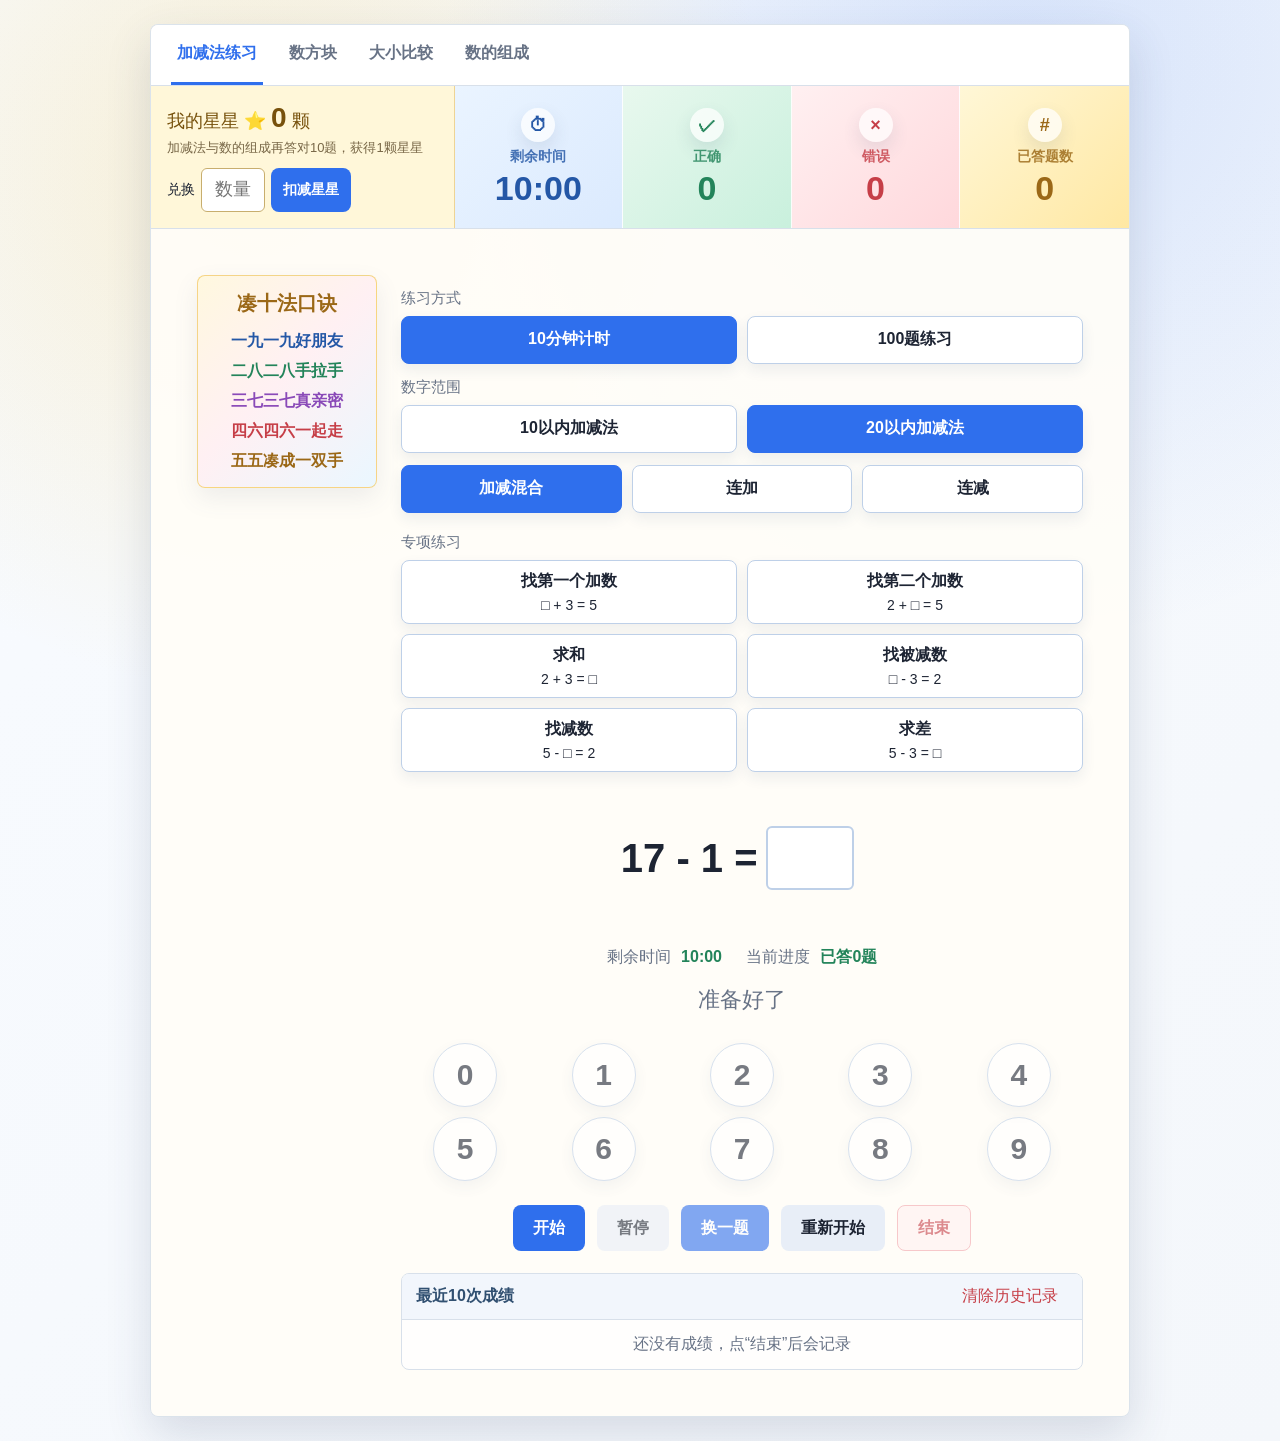
<file: index.html>
<!DOCTYPE html>
<html lang="zh-CN">
<head>
  <meta charset="UTF-8">
  <meta name="viewport" content="width=device-width, initial-scale=1.0">
  <title>数学练习</title>
  <link rel="stylesheet" href="styles.css?v=20261105-2">
</head>
<body>
  <main aria-label="数学练习">
    <nav class="exercise-tabs" role="tablist" aria-label="练习页面">
      <button type="button" role="tab" id="arithmeticTab" aria-controls="arithmeticPage" aria-selected="true">加减法练习</button>
      <button type="button" role="tab" id="cubesTab" aria-controls="cubesPage" aria-selected="false" tabindex="-1">数方块</button>
      <button type="button" role="tab" id="comparisonTab" aria-controls="comparisonPage" aria-selected="false" tabindex="-1">大小比较</button>
      <button type="button" role="tab" id="compositionTab" aria-controls="compositionPage" aria-selected="false" tabindex="-1">数的组成</button>
    </nav>
    <section class="summary-bar" id="summaryBar" aria-label="星星和练习统计">
    <section class="star-bar" aria-label="星星奖励">
      <div>
        <p class="star-balance">我的星星 <span aria-hidden="true">⭐️</span><strong id="starBalance">0</strong>颗</p>
        <p class="star-progress" id="starProgress">加减法与数的组成，累计答对10题获得1颗星星</p>
      </div>
      <form class="star-redeem" id="starRedeemForm" novalidate>
        <label for="starAmount">兑换</label>
        <input id="starAmount" type="text" inputmode="numeric" autocomplete="off" placeholder="数量" aria-label="兑换星星数量">
        <button class="action" type="submit">扣减星星</button>
      </form>
      <p class="star-status" id="starStatus" role="status"></p>
    </section>
    <section class="topbar" id="arithmeticStats" aria-label="练习统计">
      <div class="stat time" data-icon="⏱">
        <span id="timerLabel">剩余时间</span>
        <strong id="timer">10:00</strong>
      </div>
      <div class="stat right" data-icon="✓">
        <span>正确</span>
        <strong id="rightCount">0</strong>
      </div>
      <div class="stat wrong" data-icon="×">
        <span>错误</span>
        <strong id="wrongCount">0</strong>
      </div>
      <div class="stat total" data-icon="#">
        <span id="totalLabel">已答题数</span>
        <strong id="totalCount">0</strong>
      </div>
    </section>
    </section>

    <div id="arithmeticPage" role="tabpanel" aria-labelledby="arithmeticTab">
    <section class="stage">
      <section class="memory-card" aria-label="凑十法口诀">
        <p class="memory-title">凑十法口诀</p>
        <p class="memory-rhyme">
          <span>一九一九好朋友</span>
          <span>二八二八手拉手</span>
          <span>三七三七真亲密</span>
          <span>四六四六一起走</span>
          <span>五五凑成一双手</span>
        </p>
      </section>
      <div class="practice-area">
        <p class="practice-label">练习方式</p>
        <div class="mode-panel" aria-label="练习方式">
          <button class="mode-button active" id="timedButton" type="button" aria-pressed="true">10分钟计时</button>
          <button class="mode-button" id="hundredButton" type="button" aria-pressed="false">100题练习</button>
        </div>
        <p class="practice-label">数字范围</p>
        <div class="mode-panel" aria-label="练习类型">
          <button class="mode-button" id="tenModeButton" type="button">10以内加减法</button>
          <button class="mode-button active" id="twentyModeButton" type="button">20以内加减法</button>
        </div>
        <div class="mode-panel operation-panel" aria-label="题型">
          <button class="mode-button active" id="mixedModeButton" type="button">加减混合</button>
          <button class="mode-button" id="chainAddButton" type="button">连加</button>
          <button class="mode-button" id="chainSubButton" type="button">连减</button>
        </div>
        <p class="practice-label">专项练习</p>
        <div class="mode-panel specialty-panel" id="specialtyPanel" aria-label="专项练习">
          <button class="mode-button" type="button" data-operation="addFirst">找第一个加数<small>□ + 3 = 5</small></button>
          <button class="mode-button" type="button" data-operation="addSecond">找第二个加数<small>2 + □ = 5</small></button>
          <button class="mode-button" type="button" data-operation="addResult">求和<small>2 + 3 = □</small></button>
          <button class="mode-button" type="button" data-operation="subFirst">找被减数<small>□ - 3 = 2</small></button>
          <button class="mode-button" type="button" data-operation="subSecond">找减数<small>5 - □ = 2</small></button>
          <button class="mode-button" type="button" data-operation="subResult">求差<small>5 - 3 = □</small></button>
        </div>
        <form class="answer-form" id="answerForm">
        <div class="formula">
          <span id="formulaPrefix"></span>
          <span class="answer-control">
            <input class="answer-slot empty" id="answerSlot" type="text" inputmode="none" maxlength="2" autocomplete="off" aria-label="方框中的答案" readonly>
          </span>
          <span id="formulaText">8 + 5 =</span>
        </div>
        </form>
        <div class="question-progress" id="questionProgress" aria-label="本次练习时间和进度">
          <span><span id="questionTimeLabel">剩余时间</span> <strong id="questionElapsed">10:00</strong></span>
          <span>当前进度 <strong id="questionCompleted">0/100</strong></span>
          <span id="questionPaused" hidden>已暂停</span>
        </div>
        <p class="message" id="message"></p>
        <div class="choices" id="choices" aria-label="选择答案"></div>
        <div class="actions">
          <button class="action" id="startButton" type="button">开始</button>
          <button class="action secondary" id="pauseButton" type="button" aria-pressed="false" disabled>暂停</button>
          <button class="action" id="nextButton" type="button">换一题</button>
          <button class="action secondary" id="resetButton" type="button">重新开始</button>
          <button class="action finish" id="finishButton" type="button">结束</button>
          <button class="action secondary" id="detailsButton" type="button" hidden>查看本次详情</button>
        </div>
        <section class="history-card" aria-label="最近10次成绩">
          <div class="history-heading"><p class="history-title">最近10次成绩</p><button class="history-clear" id="clearHistory" type="button">清除历史记录</button></div>
          <div id="historyList"></div>
        </section>
      </div>
    </section>
    </div>
    <section id="cubesPage" class="cubes-page" role="tabpanel" aria-labelledby="cubesTab" hidden>
      <header class="cubes-heading"><h1 id="solidQuestionTitle">一共有几个小方块？</h1><p id="solidQuestionRule">每层都铺满，下面没有空洞。被遮住的小方块也要数。</p></header>
      <div class="cube-tools">
        <div class="cube-shapes" role="group" aria-label="叠放类型">
          <button class="mode-button active" type="button" data-shape="block" aria-pressed="true">整齐叠放</button>
          <button class="mode-button" type="button" data-shape="steps" aria-pressed="false">阶梯叠放</button>
          <button class="mode-button" type="button" data-shape="cuboid" aria-pressed="false">数长方体</button>
          <button class="mode-button" type="button" data-shape="cylinder" aria-pressed="false">数圆柱</button>
        </div>
        <p class="cube-score">答对 <strong id="cubeRight">0</strong> 题 <span>·</span> 答错 <strong id="cubeWrong">0</strong> 题</p>
      </div>
      <div class="cube-scene" id="cubeScene"></div>
      <p class="cube-reference" id="solidReference">右侧是一个小方块作参照，不计入左侧的总数。</p>
      <form class="cube-answer-form" id="cubeForm">
        <label for="cubeAnswer">左侧共有</label>
        <span class="answer-control">
          <input id="cubeAnswer" type="text" inputmode="none" maxlength="2" autocomplete="off" aria-label="方块总数" readonly>
        </span>
        <span id="solidAnswerUnit">个小方块</span>
      </form>
      <div class="cube-choices" id="cubeChoices" aria-label="选择方块总数"></div>
      <p id="cubeFeedback" class="cube-feedback" role="status"></p>
      <section id="cubeExplanation" class="cube-explanation" hidden aria-label="分层核对"></section>
      <div class="actions"><button class="action secondary" type="button" id="cubeNext">下一题</button><button class="action secondary" type="button" id="cubeReset">重新开始</button></div>
    </section>
    <section id="comparisonPage" class="comparison-page" role="tabpanel" aria-labelledby="comparisonTab" hidden>
      <header class="comparison-heading"><h1>比一比，填符号</h1><p id="comparisonRangeLabel">20以内的大小比较</p></header>
      <div class="comparison-ranges" role="group" aria-label="比较数字范围">
        <button class="mode-button" type="button" data-comparison-range="10" aria-pressed="false">10以内</button>
        <button class="mode-button active" type="button" data-comparison-range="20" aria-pressed="true">20以内</button>
      </div>
      <div class="comparison-modes" role="group" aria-label="比较题型">
        <button class="mode-button active" type="button" data-comparison-mode="numbers" aria-pressed="true">数字比数字</button>
        <button class="mode-button" type="button" data-comparison-mode="expression" aria-pressed="false">算式比数字</button>
        <button class="mode-button" type="button" data-comparison-mode="both" aria-pressed="false">算式比算式</button>
      </div>
      <div class="comparison-stats" aria-label="比较练习统计">
        <span>答对 <strong id="comparisonRight">0</strong> 题</span>
        <span>答错 <strong id="comparisonWrong">0</strong> 题</span>
        <span>已答 <strong id="comparisonTotal">0</strong> 题</span>
      </div>
      <div class="comparison-question" aria-label="比较题目">
        <span id="comparisonLeft">3</span>
        <span class="comparison-circle" id="comparisonCircle" aria-label="待填比较符号"></span>
        <span id="comparisonRightSide">5</span>
      </div>
      <div class="comparison-symbols" role="group" aria-label="选择比较符号">
        <button type="button" data-symbol=">" aria-label="大于"><strong aria-hidden="true">&gt;</strong><span>大于</span></button>
        <button type="button" data-symbol="<" aria-label="小于"><strong aria-hidden="true">&lt;</strong><span>小于</span></button>
        <button type="button" data-symbol="=" aria-label="等于"><strong aria-hidden="true">=</strong><span>等于</span></button>
      </div>
      <p class="comparison-feedback" id="comparisonFeedback" role="status"></p>
      <p class="comparison-explanation" id="comparisonExplanation"></p>
      <div class="actions">
        <button type="button" class="action" id="comparisonNext">下一题</button>
        <button type="button" class="action secondary" id="comparisonReset">重新开始</button>
      </div>
    </section>
    <section class="composition-page" id="compositionPage" role="tabpanel" aria-labelledby="compositionTab" hidden>
      <h1>数的组成</h1>
      <p class="composition-note">1–10的分与合，包含0；交换两个数的位置也分别练习。</p>
      <div class="composition-numbers" id="compositionNumbers" role="group" aria-label="选择组成的数"></div>
      <div class="composition-kinds" role="group" aria-label="分与合题型">
        <button class="mode-button active" type="button" data-composition-kind="mixed" aria-pressed="true">分与合混合</button>
        <button class="mode-button" type="button" data-composition-kind="split" aria-pressed="false">练分</button>
        <button class="mode-button" type="button" data-composition-kind="combine" aria-pressed="false">练合</button>
      </div>
      <div class="composition-stats"><span id="compositionSession">准备开始</span><span>答对 <strong id="compositionRight">0</strong></span><span>答错 <strong id="compositionWrong">0</strong></span><span>进度 <strong id="compositionProgress">0/65</strong></span><span>用时 <strong id="compositionTime">00:00</strong></span></div>
      <div class="composition-problem" aria-label="数的分与合题目">
        <p class="composition-prompt" id="compositionPrompt">可以分成几和几？</p>
        <p class="composition-total composition-part" id="compositionTotal">4</p><p class="composition-branches" aria-hidden="true">／ ＼</p>
        <div class="composition-parts"><span id="compositionLeft" class="composition-part missing"></span><span>和</span><span id="compositionRightPart" class="composition-part">3</span></div>
      </div>
      <div class="composition-keypad" id="compositionKeypad" aria-label="选择组成部分"></div>
      <p class="composition-feedback" id="compositionFeedback" role="status"></p>
      <div class="actions"><button type="button" class="action" id="compositionStart">开始练习</button><button type="button" class="action secondary" id="compositionFinish" disabled>结束</button><button type="button" class="action secondary" id="compositionRetry" disabled>错题重做</button></div>
      <details class="composition-study"><summary>查看1–10的全部组合</summary><div class="composition-chart" id="compositionChart"></div></details>
      <section class="composition-history"><h2>最近10次组成练习</h2><div id="compositionHistory"></div></section>
    </section>
  </main>
  <dialog class="details-dialog" id="detailsDialog" aria-labelledby="detailsTitle">
    <div class="details-header">
      <h2 id="detailsTitle">答题详情</h2>
      <form method="dialog"><button class="action secondary" type="submit">关闭</button></form>
    </div>
    <p id="detailsSummary"></p>
    <button class="action" id="retryWrongButton" type="button" disabled>错题重做</button>
    <div class="details-scroll">
      <table class="details-table">
        <thead><tr><th>题目</th><th>填写答案</th><th>正确答案</th><th>结果</th></tr></thead>
        <tbody id="detailsRows"></tbody>
      </table>
    </div>
  </dialog>

  <script src="math.js?v=20261105-2" defer></script>
  <script src="cubes.js?v=20261105-2" defer></script>
  <script src="comparison.js?v=20261105-2" defer></script>
  <script src="composition.js?v=20261105-2" defer></script>
</body>
</html>
</file>
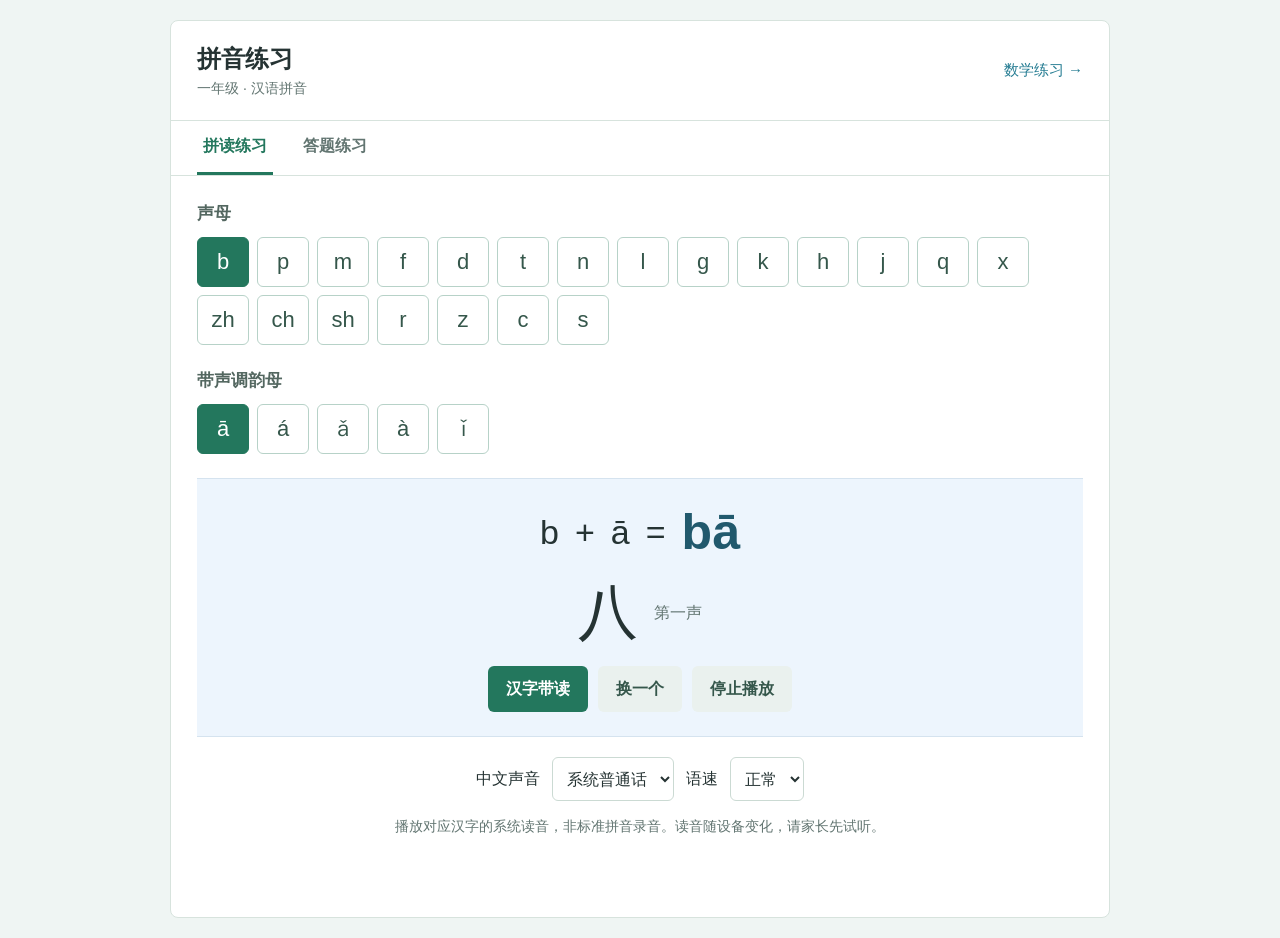
<file: chinese/index.html>
<!DOCTYPE html>
<html lang="zh-CN">
<head>
  <meta charset="UTF-8">
  <meta name="viewport" content="width=device-width, initial-scale=1">
  <title>一年级拼音练习</title>
  <link rel="stylesheet" href="styles.css">
</head>
<body>
  <main>
    <header><div><h1>拼音练习</h1><p>一年级 · 汉语拼音</p></div><a href="../index.html">数学练习 →</a></header>
    <nav class="page-tabs" role="tablist" aria-label="拼音学习方式">
      <button type="button" role="tab" id="blendTab" aria-controls="blendPanel" aria-selected="true">拼读练习</button>
      <button type="button" role="tab" id="quizTab" aria-controls="quizPanel" aria-selected="false" tabindex="-1">答题练习</button>
    </nav>
    <section class="blend-panel" id="blendPanel" role="tabpanel" aria-labelledby="blendTab">
      <h2>声母</h2><div class="blend-initials" id="blendInitials" role="group" aria-label="选择声母"></div>
      <h2>带声调韵母</h2><div class="blend-finals" id="blendFinals" role="group" aria-label="选择带声调韵母"></div>
      <div class="blend-result">
        <div class="blend-formula" aria-label="拼读组合"><span id="blendInitial">b</span><span>+</span><span id="blendFinal">ā</span><span>=</span><strong id="blendSyllable">bā</strong></div>
        <div class="blend-word"><strong id="blendCharacter">八</strong><span id="blendTone">第一声</span></div>
        <p id="blendSpelling" class="blend-note" hidden>j、q、x 与 ü 相拼时，ü 上两点省去。</p>
        <div class="actions"><button class="action" type="button" id="blendListen">汉字带读</button><button class="action secondary" type="button" id="blendRandom">换一个</button><button class="action secondary" type="button" id="blendStop">停止播放</button></div>
      </div>
      <div class="voice-settings"><label for="blendVoice">中文声音</label><select id="blendVoice" aria-label="中文声音"></select><label for="blendRate">语速</label><select id="blendRate"><option value="0.65">慢速</option><option value="0.85" selected>正常</option></select></div>
      <p class="blend-note">播放对应汉字的系统读音，非标准拼音录音。读音随设备变化，请家长先试听。</p>
      <p class="blend-status" id="blendStatus" role="status"></p>
    </section>
    <div id="quizPanel" role="tabpanel" aria-labelledby="quizTab" hidden>
    <section class="stats" aria-label="练习统计">
      <div><span>答对</span><strong id="right">0</strong></div><div><span>进度</span><strong id="progress">0/10</strong></div><div><span>答错</span><strong id="wrong">0</strong></div><div><span>用时</span><strong id="time">00:00</strong></div>
    </section>
    <section class="workspace">
      <div class="modes" role="group" aria-label="练习类型">
        <button type="button" data-mode="groups" aria-pressed="true">拼音分类</button><button type="button" data-mode="words" aria-pressed="false">看拼音选汉字</button><button type="button" data-mode="tones" aria-pressed="false">声调练习</button>
      </div>
      <div class="settings"><label>题数 <select id="length"><option value="10">10题</option><option value="20">20题</option></select></label><span id="sessionLabel">准备开始</span></div>
      <div class="question"><p class="prompt" id="prompt"></p><p class="stem" id="stem" lang="zh-Latn"></p></div>
      <div class="options" id="options" aria-label="选择答案"></div>
      <p class="feedback" id="feedback" role="status"></p>
      <div class="actions"><button type="button" class="action" id="start">开始练习</button><button type="button" class="action secondary" id="next" disabled>下一题</button><button type="button" class="action secondary" id="finish" disabled>结束</button><button type="button" class="action secondary" id="details" hidden>本次详情</button></div>
    </section>
    <section class="history"><h2>最近10次成绩</h2><div id="history"></div></section>
    </div>
  </main>
  <dialog id="detailDialog" aria-labelledby="detailTitle"><div class="dialog-head"><h2 id="detailTitle">答题详情</h2><form method="dialog"><button class="action secondary" type="submit">关闭</button></form></div><p id="summary"></p><button class="action" type="button" id="retry">错题重做</button><div id="rows"></div></dialog>
  <script src="app.js" defer></script>
</body>
</html>
</file>
<file: styles.css>
[hidden] { display: none !important; }
.exercise-tabs { display: flex; background: white; border-bottom: 1px solid var(--line); padding: 0 20px; gap: 24px; }
.exercise-tabs button { min-height: 60px; padding: 12px 6px; border: 0; border-bottom: 3px solid transparent; background: transparent; color: var(--muted); font: inherit; font-weight: 800; cursor: pointer; }
.exercise-tabs button[aria-selected="true"] { border-bottom-color: var(--blue); color: var(--blue); }
.exercise-tabs button:focus-visible { outline: 2px solid var(--blue); outline-offset: -4px; }
.cubes-page { padding: 28px; }
.cubes-heading h1 { margin: 0 0 10px; font-size: 25px; }
.cubes-heading p, .cube-reference { color: var(--muted); line-height: 1.6; }
.cube-tools { display: flex; flex-wrap: wrap; align-items: center; justify-content: space-between; gap: 16px; margin-top: 22px; }
.cube-shapes { display: flex; flex-wrap: wrap; gap: 8px; }
.cube-shapes button { padding: 8px 18px; }
.cube-score { display: flex; gap: 10px; flex-wrap: wrap; }
#cubeRight { color: var(--green); } #cubeWrong { color: var(--red); }
.cube-scene { width: 100%; aspect-ratio: 760 / 420; background: #f1f7fa; margin-top: 18px; border-bottom: 1px solid #cedee5; }
.cube-scene svg { display: block; width: 100%; height: 100%; }
.cube-reference { font-size: 14px; text-align: center; margin: 10px 0 24px; }
.cube-answer-form { display: flex; align-items: center; justify-content: center; flex-wrap: wrap; gap: 12px; font-size: 18px; }
.cube-answer-form input { width: 80px; height: 52px; border: 2px solid #8aadc9; border-radius: 6px; text-align: center; font: inherit; font-size: 26px; background: white; color: var(--ink); }
.cube-answer-form input:focus { outline: 3px solid #d0e3fa; border-color: var(--blue); }
.cube-feedback { min-height: 30px; text-align: center; font-size: 18px; font-weight: 700; }
.cube-feedback.good { color: var(--green); } .cube-feedback.bad { color: var(--red); }
.cube-explanation { padding: 18px 0; border-top: 1px solid var(--line); margin-bottom: 20px; text-align: center; }
.cube-explanation h2 { font-size: 18px; margin: 0 0 14px; }
.cube-explanation p { line-height: 1.6; margin: 8px 0; }
.cube-layer-plans { display: flex; justify-content: center; flex-wrap: wrap; gap: 20px; }
.cube-layer-plan { display: grid; gap: 4px; justify-content: center; }
.cube-layer-plan i { width: 18px; height: 18px; background: #60bfc1; border: 1px solid #25838c; }
.cube-layer-plan.cylinder-plan i { border-radius: 50%; background: #c6b9ed; border-color: #7864ad; }
.cube-layer-plan.cuboid-plan i { background: #f5cc91; border-color: #a77634; }
.cube-layer { min-width: 90px; }
@media (max-width: 680px) {
  .cubes-page { padding: 20px 14px; }
  .cubes-heading h1 { font-size: 22px; }
  .exercise-tabs { gap: 20px; padding: 0 14px; }
  .cube-scene { aspect-ratio: 1.5; }
  .cube-answer-form { gap: 8px; font-size: 16px; }
}

.exercise-tabs { gap: 20px; flex-wrap: wrap; }
.comparison-page { padding: 28px; }
.comparison-heading h1 { font-size: 25px; margin: 0 0 10px; }
.comparison-heading p { color: var(--muted); margin-bottom: 24px; }
.comparison-modes { display: grid; grid-template-columns: repeat(3, minmax(0, 1fr)); gap: 10px; }
.comparison-modes button { padding: 10px 6px; }
.comparison-ranges { display: grid; grid-template-columns: repeat(2, minmax(0, 1fr)); gap: 10px; margin-bottom: 12px; }
.comparison-stats { display: flex; flex-wrap: wrap; justify-content: center; gap: 24px; margin: 28px 0; font-size: 16px; }
#comparisonRight { color: var(--green); }
#comparisonWrong { color: var(--red); }
.comparison-question { display: grid; grid-template-columns: minmax(0, 1fr) 76px minmax(0, 1fr); align-items: center; gap: 20px; min-height: 180px; font-size: 44px; font-weight: 800; text-align: center; background: #f0f7fa; padding: 24px 12px; }
.comparison-question > span { min-width: 0; }
.comparison-circle { display: grid; place-items: center; width: 76px; height: 76px; border: 3px solid #6d9ba9; border-radius: 50%; background: white; font-size: 46px; }
.comparison-circle.good { color: var(--green); border-color: var(--green); }
.comparison-circle.bad { color: var(--red); border-color: var(--red); }
.comparison-symbols { display: flex; justify-content: center; gap: 20px; margin-top: 30px; }
.comparison-symbols button { display: grid; justify-items: center; align-content: center; gap: 4px; width: 100px; height: 100px; padding: 0; border: 2px solid #b8cedd; border-radius: 50%; background: white; color: #2457a6; cursor: pointer; font: inherit; }
.comparison-symbols button:nth-child(2) { color: var(--green); }
.comparison-symbols button:nth-child(3) { color: #a46e15; }
.comparison-symbols strong { font-size: 44px; line-height: 1; }
.comparison-symbols button:hover:not(:disabled), .comparison-symbols button:focus-visible { outline: 3px solid #bcd9f8; outline-offset: 3px; }
.comparison-symbols button:disabled { cursor: default; }
.comparison-symbols button.selected { background: #e9f4fb; border-color: currentColor; }
.comparison-feedback { min-height: 28px; margin: 22px 0 6px; font-size: 20px; font-weight: 700; text-align: center; }
.comparison-feedback.good { color: var(--green); }
.comparison-feedback.bad { color: var(--red); }
.comparison-explanation { min-height: 50px; text-align: center; color: var(--muted); line-height: 1.6; margin: 0 0 16px; }
@media (max-width: 680px) {
  .exercise-tabs { display: grid; grid-template-columns: repeat(2, minmax(0, 1fr)); gap: 4px; padding: 0 8px; }
  .exercise-tabs button { font-size: 14px; padding: 10px 0; }
  .comparison-page { padding: 20px 14px; }
  .comparison-heading h1 { font-size: 22px; }
  .comparison-question { grid-template-columns: minmax(0, 1fr) 50px minmax(0, 1fr); gap: 8px; font-size: 25px; min-height: 150px; padding: 20px 8px; }
  .comparison-circle { width: 50px; height: 50px; font-size: 32px; }
  .comparison-symbols { gap: 12px; }
  .comparison-symbols button { width: 80px; height: 80px; }
  .comparison-stats { gap: 16px; }
}

    :root {
      color-scheme: light;
      --ink: #1d2433;
      --muted: #687386;
      --line: #d8e0ea;
      --paper: #fffdf8;
      --bg: #f4f7fb;
      --blue: #2f6fed;
      --blue-dark: #2356bc;
      --green: #23845a;
      --red: #c63e47;
      --yellow: #f3c64e;
      --shadow: 0 18px 45px rgba(47, 69, 103, 0.16);
    }

    * {
      box-sizing: border-box;
    }

    body {
      margin: 0;
      min-height: 100vh;
      font-family: -apple-system, BlinkMacSystemFont, "Segoe UI", "Microsoft YaHei", sans-serif;
      color: var(--ink);
      background:
        radial-gradient(circle at 20% 12%, rgba(243, 198, 78, 0.23), transparent 32%),
        radial-gradient(circle at 80% 4%, rgba(47, 111, 237, 0.16), transparent 34%),
        linear-gradient(135deg, #f8fbff 0%, var(--bg) 100%);
      display: grid;
      place-items: center;
      padding: 24px;
    }

    main {
      width: min(980px, 100%);
      background: rgba(255, 253, 248, 0.92);
      border: 1px solid rgba(216, 224, 234, 0.9);
      border-radius: 8px;
      box-shadow: var(--shadow);
      overflow: hidden;
    }

    .topbar {
      display: grid;
      grid-template-columns: repeat(4, minmax(0, 1fr));
      gap: 0;
      background: #ffffff;
      border-bottom: 1px solid var(--line);
    }

    .stat {
      position: relative;
      padding: 18px 16px 20px;
      text-align: center;
      overflow: hidden;
      border-right: 1px solid rgba(255, 255, 255, 0.82);
    }

    .stat:last-child {
      border-right: 0;
    }

    .stat::before {
      content: attr(data-icon);
      width: 34px;
      height: 34px;
      display: inline-grid;
      place-items: center;
      border-radius: 50%;
      margin-bottom: 6px;
      font-size: 18px;
      font-weight: 800;
      background: rgba(255, 255, 255, 0.72);
      box-shadow: 0 8px 18px rgba(61, 80, 112, 0.12);
    }

    .stat.time {
      background: linear-gradient(135deg, #eaf4ff 0%, #dbeafe 100%);
      color: #2457a6;
    }

    .stat.right {
      background: linear-gradient(135deg, #e8f8ee 0%, #c9f0dd 100%);
      color: var(--green);
    }

    .stat.wrong {
      background: linear-gradient(135deg, #fff0f1 0%, #ffd8dc 100%);
      color: var(--red);
    }

    .stat.total {
      background: linear-gradient(135deg, #fff7d7 0%, #ffe8a3 100%);
      color: #9b6817;
    }

    .stat span {
      display: block;
      color: currentColor;
      font-size: 14px;
      font-weight: 800;
      margin-bottom: 5px;
      opacity: 0.82;
    }

    .stat strong {
      font-size: clamp(22px, 4vw, 34px);
      line-height: 1;
      color: currentColor;
    }

    .stage {
      display: grid;
      grid-template-columns: minmax(160px, 180px) minmax(0, 1fr);
      gap: 24px;
      padding: clamp(22px, 5vw, 46px);
      align-items: start;
      text-align: center;
    }

    .practice-area {
      min-width: 0;
    }

    .formula {
      min-height: 132px;
      display: flex;
      align-items: center;
      justify-content: center;
      gap: 0.22em;
      font-weight: 800;
      font-size: clamp(42px, 8vw, 92px);
      line-height: 1;
      letter-spacing: 0;
      margin: 0 0 24px;
    }

    .answer-slot {
      min-width: 1.1em;
      display: inline-flex;
      align-items: center;
      justify-content: center;
      border-bottom: 8px solid var(--yellow);
      color: var(--blue);
    }

    input.answer-slot {
      width: 2.2em;
      min-width: 0;
      padding: 6px 2px;
      border: 2px solid #bed0e8;
      border-radius: 6px;
      background: white;
      text-align: center;
      font: inherit;
      line-height: 1.2;
      appearance: none;
    }
    input.answer-slot:focus { outline: 3px solid #d0e3fa; outline-offset: 2px; }
    input.answer-slot::placeholder { color: #687386; opacity: 1; }
    .answer-control { display: inline-flex; align-items: center; gap: 8px; flex-shrink: 0; }
    .answer-form { margin-bottom: 20px; }
    .answer-form .formula { margin-bottom: 14px; }
    .question-progress { display: flex; flex-wrap: wrap; justify-content: center; align-items: center; gap: 12px 24px; margin: 0 0 16px; color: var(--muted); font-size: 16px; line-height: 1.6; }
    .question-progress strong { color: var(--green); margin-left: 6px; font-variant-numeric: tabular-nums; }
    #questionPaused { color: #9b6817; font-weight: 700; }
    button, input { touch-action: manipulation; }
    button:disabled { opacity: 0.6; cursor: default; }

    .answer-slot.empty {
      color: var(--ink);
      border-bottom-color: #bed0e8;
    }

    .answer-slot.good {
      color: var(--green);
      border-bottom-color: var(--green);
    }

    .answer-slot.bad {
      color: var(--red);
      border-bottom-color: var(--red);
    }

    .message {
      min-height: 36px;
      color: var(--muted);
      font-size: clamp(17px, 3vw, 22px);
      line-height: 1.4;
      margin: 0 auto 22px;
    }

    .message.good {
      color: var(--green);
      font-weight: 700;
    }

    .message.bad {
      color: var(--red);
      font-weight: 700;
    }

    .memory-card {
      position: sticky;
      top: 16px;
      background: linear-gradient(135deg, #fff8df 0%, #fff0f3 48%, #eaf7ff 100%);
      border: 1px solid rgba(243, 198, 78, 0.66);
      border-radius: 8px;
      padding: 14px 10px;
      margin: 0;
      box-shadow: 0 10px 24px rgba(84, 97, 128, 0.1);
    }

    .memory-title {
      margin: 0 0 12px;
      color: #9b6817;
      font-size: 20px;
      font-weight: 900;
    }

    .memory-rhyme {
      display: grid;
      gap: 6px;
      margin: 0;
      color: #315071;
      font-size: 16px;
      font-weight: 800;
      line-height: 1.5;
    }

    .memory-rhyme span:nth-child(1) {
      color: #2457a6;
    }

    .memory-rhyme span:nth-child(2) {
      color: var(--green);
    }

    .memory-rhyme span:nth-child(3) {
      color: #8a4ab8;
    }

    .memory-rhyme span:nth-child(4) {
      color: var(--red);
    }

    .memory-rhyme span:nth-child(5) {
      color: #9b6817;
    }

    .mode-panel {
      display: grid;
      grid-template-columns: repeat(2, minmax(0, 1fr));
      gap: 10px;
      margin: 0 0 12px;
    }

    .operation-panel {
      grid-template-columns: repeat(3, minmax(0, 1fr));
      margin-bottom: 20px;
    }

    .specialty-panel {
      grid-template-columns: repeat(2, minmax(0, 1fr));
      margin-bottom: 20px;
    }
    .specialty-panel .mode-button { padding: 10px 6px; }
    .mode-button small { display: block; margin-top: 5px; font-size: 14px; font-weight: 500; }
    .practice-label { margin: 14px 0 8px; text-align: left; font-size: 15px; color: var(--muted); }
    .formula { font-size: 40px; flex-wrap: wrap; }
    .formula > span { white-space: nowrap; }

    .mode-button {
      min-height: 48px;
      border: 1px solid #bed0e8;
      border-radius: 8px;
      background: #ffffff;
      color: var(--ink);
      font: inherit;
      font-weight: 900;
      cursor: pointer;
      box-shadow: 0 6px 14px rgba(42, 66, 104, 0.08);
    }

    .mode-button.active {
      background: var(--blue);
      border-color: var(--blue);
      color: #ffffff;
    }

    .mode-button:hover,
    .mode-button:focus-visible {
      border-color: var(--blue);
      outline: none;
    }

    .choices {
      display: grid;
      grid-template-columns: repeat(5, minmax(0, 1fr));
      gap: 10px;
      margin-bottom: 24px;
    }

    .cube-choices { display: grid; grid-template-columns: repeat(5, minmax(0, 1fr)); gap: 8px; margin: 20px 0; }
    .cube-number { width: min(64px, 100%); aspect-ratio: 1; min-height: 0; padding: 0; justify-self: center; border: 1px solid #bed0e8; border-radius: 50%; background: white; color: var(--ink); font: inherit; font-size: 22px; font-weight: 800; cursor: pointer; }
    .cube-number:focus-visible { outline: 3px solid #bcd9f8; outline-offset: 2px; }
    .cube-number.selected { background: #e9f4fb; border-color: var(--blue); }

    .choice {
      appearance: none;
      border: 1px solid #bed0e8;
      background: #ffffff;
      color: var(--ink);
      border-radius: 50%;
      width: min(64px, 100%);
      padding: 0;
      justify-self: center;
      aspect-ratio: 1;
      min-width: 0;
      font: inherit;
      font-size: clamp(20px, 4vw, 30px);
      font-weight: 800;
      cursor: pointer;
      box-shadow: 0 6px 14px rgba(42, 66, 104, 0.08);
      transition: transform 120ms ease, border-color 120ms ease, background 120ms ease;
    }

    .choice:hover,
    .choice:focus-visible {
      transform: translateY(-2px);
      border-color: var(--blue);
      outline: none;
    }

    .choice:disabled {
      cursor: default;
    }

    .choice.correct {
      background: #eaf8f1;
      border-color: var(--green);
      color: var(--green);
    }

    .choice.wrong {
      background: #fff0f1;
      border-color: var(--red);
      color: var(--red);
    }

    .actions {
      display: flex;
      justify-content: center;
      gap: 12px;
      flex-wrap: wrap;
    }

    .action {
      border: 0;
      border-radius: 8px;
      min-height: 46px;
      padding: 0 20px;
      background: var(--blue);
      color: white;
      font: inherit;
      font-weight: 700;
      cursor: pointer;
    }

    .action.secondary {
      background: #e8eef7;
      color: var(--ink);
    }

    .action.finish {
      background: #fff0f1;
      color: var(--red);
      border: 1px solid #f2a5ac;
    }

    .action.finish.active {
      background: var(--red);
      color: #ffffff;
      border-color: var(--red);
    }

    .action:hover,
    .action:focus-visible {
      background: var(--blue-dark);
      outline: none;
    }

    .action.secondary:hover,
    .action.secondary:focus-visible {
      background: #d9e3f1;
    }

    .action.finish:hover,
    .action.finish:focus-visible {
      background: #ffd8dc;
    }

    .action.finish.active:hover,
    .action.finish.active:focus-visible {
      background: var(--red);
    }

    .history-card {
      margin-top: 22px;
      border: 1px solid var(--line);
      border-radius: 8px;
      background: rgba(255, 255, 255, 0.76);
      overflow: hidden;
      text-align: left;
    }

    .history-title {
      margin: 0;
      padding: 12px 14px;
      background: #f2f6fc;
      color: #315071;
      font-size: 16px;
      font-weight: 900;
      border-bottom: 1px solid var(--line);
    }
    .history-heading { display: flex; align-items: center; justify-content: space-between; flex-wrap: wrap; gap: 10px; background: #f2f6fc; padding-right: 12px; border-bottom: 1px solid var(--line); }
    .history-heading .history-title { border: 0; }
    .history-clear { min-height: 44px; padding: 8px 12px; border: 0; background: transparent; color: var(--red); font: inherit; cursor: pointer; }
    .summary-bar { display: grid; grid-template-columns: minmax(260px, 1.8fr) minmax(0, 4fr); border-bottom: 1px solid var(--line); }
    .summary-bar.stars-only { grid-template-columns: 1fr; }
    .summary-bar .topbar { border-bottom: 0; }
    .summary-bar .stat { padding: 16px 8px; display: flex; flex-direction: column; align-items: center; justify-content: center; }
    .star-bar { display: flex; align-content: center; align-items: center; flex-wrap: wrap; gap: 10px; padding: 16px; background: #fff7d9; border-right: 1px solid #eed494; }
    .star-balance { margin: 0; font-size: 18px; color: #77510c; }
    .star-balance strong { margin: 0 5px; font-size: 28px; font-variant-numeric: tabular-nums; }
    .star-progress { margin: 4px 0 0; font-size: 13px; color: #786747; line-height: 1.5; }
    .star-redeem { display: flex; align-items: center; flex-wrap: wrap; gap: 8px; }
    .star-redeem input { width: 64px; height: 44px; padding: 6px; border: 1px solid #c8ae6e; border-radius: 6px; font: inherit; font-size: 18px; background: white; text-align: center; }
    .star-redeem { font-size: 14px; gap: 6px; }
    .star-redeem .action { font-size: 14px; padding: 0 12px; min-height: 44px; }
    .star-status { width: 100%; margin: 0; font-size: 14px; color: #77510c; }
    .star-status:empty { display: none; }
    @media (max-width: 680px) { .summary-bar { grid-template-columns: 1fr; } .star-bar { padding: 14px; justify-content: space-between; border-right: 0; border-bottom: 1px solid #eed494; } .history-heading { padding-right: 6px; } }

    .history-list {
      display: grid;
      gap: 1px;
      margin: 0;
      padding: 0;
      list-style: none;
      background: var(--line);
    }

    .history-item {
      display: grid;
      grid-template-columns: 1.2fr 1fr 1fr;
      gap: 8px;
      padding: 10px 14px;
      background: rgba(255, 255, 255, 0.88);
      color: var(--ink);
      font-size: 14px;
      line-height: 1.35;
    }

    .history-item strong {
      color: var(--green);
      font-size: 16px;
    }

    .history-empty {
      margin: 0;
      padding: 14px;
      color: var(--muted);
      text-align: center;
    }

    .details-dialog {
      width: min(760px, calc(100% - 24px));
      max-height: 85vh;
      padding: 20px;
      border: 1px solid var(--line);
      border-radius: 8px;
      color: var(--ink);
    }
    .details-dialog::backdrop { background: rgba(29, 36, 51, 0.45); }
    .details-header { display: flex; justify-content: space-between; align-items: center; gap: 12px; }
    .details-header h2 { margin: 0; font-size: 20px; }
    .details-scroll { overflow: auto; margin-top: 16px; }
    .details-table { width: 100%; border-collapse: collapse; font-size: 15px; }
    .details-table th, .details-table td { padding: 12px 8px; text-align: left; border-bottom: 1px solid var(--line); }
    .details-table th { background: #f2f6fc; }
    .details-correct { color: var(--green); }
    .details-wrong { color: var(--red); }
    .history-item button { justify-self: start; }

    @media (max-width: 680px) {
      body {
        padding: 12px;
      }

      .topbar {
        grid-template-columns: repeat(2, minmax(0, 1fr));
      }

      .choices {
        grid-template-columns: repeat(5, minmax(0, 1fr));
        gap: 8px;
      }
      .cube-choices { grid-template-columns: repeat(5, minmax(0, 1fr)); }

      .mode-panel {
        grid-template-columns: repeat(2, minmax(0, 1fr));
      }

      .operation-panel {
        grid-template-columns: 1fr;
      }

      .formula {
        min-height: 104px;
      }

      .history-item {
        grid-template-columns: 1fr;
      }

      .stage {
        grid-template-columns: 1fr;
      }

      .memory-card {
        position: static;
      }
      body { padding: 8px; padding-bottom: max(12px, env(safe-area-inset-bottom)); }
      .stage { padding: 18px 12px; gap: 20px; }
      .formula { font-size: 28px; gap: 8px; }
      .formula > span { white-space: normal; }
      .mode-button { font-size: 15px; padding: 8px 4px; }
      .actions { gap: 8px; }
      .action { padding: 0 14px; }
      .memory-card { padding: 0; border: 0; border-radius: 0; background: none; box-shadow: none; }
      .memory-rhyme { gap: 2px; font-size: 15px; }
      .memory-title { margin-bottom: 6px; font-size: 18px; }
      .details-dialog { padding: 14px; }
      .details-table { font-size: 14px; }
      .details-table th, .details-table td { padding: 10px 5px; }
    }

    .composition-page { padding: 26px; }
    .composition-page h1 { font-size: 25px; margin: 0 0 8px; }
    .composition-note { margin: 0 0 20px; color: var(--muted); font-size: 14px; line-height: 1.6; }
    .composition-numbers { display: grid; grid-template-columns: repeat(5, minmax(0, 1fr)); gap: 8px; }
    .composition-numbers button { padding: 8px 4px; }
    .composition-kinds { display: grid; grid-template-columns: repeat(3, minmax(0, 1fr)); gap: 8px; margin-top: 14px; }
    .composition-kinds button { padding: 8px 4px; }
    .composition-prompt { margin: 0 0 16px; font-size: 17px; color: var(--muted); }
    .composition-stats { display: flex; flex-wrap: wrap; justify-content: center; gap: 20px; margin: 22px 0; }
    .composition-stats strong { color: var(--green); }
    .composition-problem { padding: 22px 10px; text-align: center; background: #edf7f1; border-top: 1px solid #cce4d6; border-bottom: 1px solid #cce4d6; }
    .composition-total { font-size: 52px; color: #236a51; font-weight: 800; margin: 0; }
    .composition-branches { color: #82a995; font-size: 28px; line-height: 1; margin: 2px 0 12px; }
    .composition-parts { display: flex; align-items: center; justify-content: center; gap: 26px; font-size: 18px; }
    .composition-part { display: grid; place-items: center; width: 74px; height: 66px; border: 2px solid #92bda8; background: white; border-radius: 6px; font-size: 38px; font-weight: 700; }
    .composition-part.missing { border-color: var(--blue); color: var(--blue); }
    .composition-part.good { border-color: var(--green); color: var(--green); }
    .composition-part.bad { border-color: var(--red); color: var(--red); }
    .composition-total.composition-part { margin: 0 auto; font-size: 44px; }
    .composition-keypad { display: grid; grid-template-columns: repeat(5, minmax(0, 1fr)); gap: 10px; margin: 24px 0 0; }
    .composition-keypad button { width: min(64px, 100%); aspect-ratio: 1; min-height: 0; padding: 0; justify-self: center; border: 1px solid #bed0e8; border-radius: 50%; background: white; color: var(--ink); font: inherit; font-size: 26px; font-weight: 800; cursor: pointer; }
    .composition-keypad button:focus-visible { outline: 3px solid #bcd9f8; outline-offset: 2px; }
    .composition-feedback { text-align: center; min-height: 52px; margin: 0; padding: 14px 0; line-height: 1.6; }
    .composition-study { margin-top: 24px; border-top: 1px solid var(--line); padding-top: 18px; }
    .composition-study summary { cursor: pointer; min-height: 44px; font-weight: 700; }
    .composition-chart { display: grid; grid-template-columns: repeat(3, minmax(0, 1fr)); gap: 16px 24px; }
    .composition-chart section { padding-bottom: 10px; border-bottom: 1px solid var(--line); }
    .composition-chart h2 { font-size: 17px; color: #236a51; }
    .composition-chart p { font-size: 16px; line-height: 1.8; margin: 0; }
    .composition-record { border-bottom: 1px solid var(--line); padding: 12px 0; display: flex; justify-content: space-between; flex-wrap: wrap; align-items: center; gap: 12px; font-size: 14px; line-height: 1.7; }
    .composition-history { border-top: 1px solid var(--line); padding-top: 20px; margin-top: 24px; }
    .composition-history h2 { font-size: 18px; }
    @media (max-width: 680px) { .composition-page { padding: 20px 14px; } .composition-page h1 { font-size: 22px; } .composition-chart { grid-template-columns: repeat(2, minmax(0, 1fr)); gap: 12px; } .composition-stats { gap: 12px; font-size: 14px; } }
</file>
<file: chinese/styles.css>
:root { color-scheme: light; font-family: -apple-system, BlinkMacSystemFont, "Segoe UI", "Microsoft YaHei", sans-serif; color: #253333; background: #eff5f3; }
    * { box-sizing: border-box; }
    body { margin: 0; padding: 20px; }
    button, select { font: inherit; touch-action: manipulation; }
    button { cursor: pointer; }
    button:disabled { cursor: default; }
    button:focus-visible, select:focus-visible, a:focus-visible { outline: 3px solid #267d93; outline-offset: 3px; }
    [hidden] { display: none !important; }
    main { max-width: 940px; margin: auto; background: white; border: 1px solid #d7e3dd; border-radius: 8px; overflow: hidden; }
    header { padding: 22px 26px; border-bottom: 1px solid #d7e3dd; display: flex; align-items: center; justify-content: space-between; gap: 16px; }
    h1 { margin: 0; font-size: 24px; }
    header p { margin: 5px 0 0; font-size: 14px; color: #627571; }
    a { color: #267d93; text-decoration: none; font-size: 15px; white-space: nowrap; }
    .stats { display: grid; grid-template-columns: repeat(4, minmax(0, 1fr)); border-bottom: 1px solid #d7e3dd; }
    .stats div { text-align: center; padding: 16px 6px; background: #edf7f1; }
    .stats div:nth-child(2) { background: #edf5fd; }
    .stats div:nth-child(3) { background: #fff0ef; }
    .stats div:nth-child(4) { background: #faf5df; }
    .stats span { display: block; font-size: 14px; color: #536760; margin-bottom: 6px; }
    .stats strong { font-size: 25px; font-variant-numeric: tabular-nums; }
    .workspace { padding: 26px; }
    .modes { display: grid; grid-template-columns: repeat(3, minmax(0, 1fr)); gap: 10px; }
    .modes button { min-height: 48px; border: 1px solid #b7d2c8; border-radius: 6px; color: #35574b; background: white; font-weight: 700; }
    .modes button[aria-pressed="true"] { background: #23775d; color: white; border-color: #23775d; }
    .settings { display: flex; justify-content: space-between; align-items: center; flex-wrap: wrap; gap: 12px; padding: 20px 0; color: #627571; }
    select { min-height: 44px; border: 1px solid #cbdad3; padding: 6px 10px; border-radius: 6px; background: white; color: #253333; }
    .question { border-top: 1px solid #e1e9e5; padding: 26px 0 12px; text-align: center; }
    .prompt { margin: 0; font-size: 21px; font-weight: 700; }
    .stem { display: flex; align-items: center; justify-content: center; min-height: 150px; font-size: 70px; line-height: 1.4; font-family: "Arial", "PingFang SC", sans-serif; color: #21596d; margin: 0; }
    .options { display: grid; grid-template-columns: repeat(2, minmax(0, 1fr)); gap: 12px; }
    .option { min-height: 78px; border: 2px solid #c4d6d0; border-radius: 8px; background: white; font-size: 25px; font-weight: 700; color: #253333; }
    .option:hover:not(:disabled) { background: #f1f8f5; border-color: #23775d; }
    .option.correct { background: #e2f5e9; border-color: #268057; color: #206c49; }
    .option.wrong { background: #fff0ef; border-color: #c95650; color: #ac403a; }
    .feedback { min-height: 60px; padding: 16px 0; margin: 0; text-align: center; line-height: 1.6; color: #536760; }
    .actions { display: flex; flex-wrap: wrap; justify-content: center; gap: 10px; }
    .action { min-height: 46px; padding: 8px 18px; border: 0; border-radius: 6px; background: #23775d; color: white; font-weight: 700; }
    .action.secondary { background: #eaf1ee; color: #35574b; }
    .action:disabled { opacity: .5; }
    .history { border-top: 1px solid #d7e3dd; padding: 22px 26px; }
    h2 { font-size: 18px; margin: 0 0 14px; }
    .record { display: flex; flex-wrap: wrap; align-items: center; justify-content: space-between; gap: 10px; padding: 14px 0; border-bottom: 1px solid #e1e9e5; font-size: 14px; line-height: 1.7; }
    .record p { margin: 0; }
    .empty { color: #627571; font-size: 14px; }
    dialog { width: min(760px, calc(100% - 24px)); max-height: 85vh; border: 1px solid #cbdad3; border-radius: 8px; padding: 20px; color: #253333; }
    dialog::backdrop { background: #152e3880; }
    .dialog-head { display: flex; align-items: center; justify-content: space-between; gap: 12px; }
    .dialog-head h2 { margin: 0; }
    .review-row { padding: 14px 0; border-bottom: 1px solid #e1e9e5; line-height: 1.8; }
    .review-row p { margin: 0; }
    .bad { color: #ac403a; } .good { color: #206c49; }
    .page-tabs { display: flex; gap: 24px; padding: 0 26px; border-bottom: 1px solid #d7e3dd; }
    .page-tabs button { min-height: 54px; border: 0; border-bottom: 3px solid transparent; background: white; color: #627571; font-weight: 700; }
    .page-tabs button[aria-selected="true"] { color: #23775d; border-bottom-color: #23775d; }
    .blend-panel { padding: 26px; }
    .blend-panel h2 { font-size: 17px; margin: 0 0 12px; color: #536760; }
    .blend-initials, .blend-finals { display: flex; flex-wrap: wrap; gap: 8px; margin-bottom: 24px; }
    .blend-choice { min-width: 52px; min-height: 50px; padding: 8px 12px; border: 1px solid #b7d2c8; border-radius: 6px; background: white; color: #35574b; font-size: 22px; }
    .blend-choice[aria-pressed="true"] { background: #23775d; color: white; border-color: #23775d; }
    .blend-result { padding: 24px 8px; text-align: center; background: #edf5fd; border-top: 1px solid #d5e3ef; border-bottom: 1px solid #d5e3ef; }
    .blend-formula { display: flex; align-items: center; flex-wrap: wrap; justify-content: center; gap: 16px; font-family: Arial, sans-serif; font-size: 34px; }
    .blend-formula strong { font-size: 50px; color: #21596d; }
    .blend-word { display: flex; justify-content: center; align-items: center; gap: 16px; margin: 12px 0; }
    .blend-word strong { font-size: 60px; font-weight: 500; }
    .blend-word span { color: #627571; font-size: 16px; }
    .blend-note { color: #627571; font-size: 14px; line-height: 1.7; text-align: center; }
    .voice-settings { display: flex; flex-wrap: wrap; align-items: center; justify-content: center; gap: 12px; margin-top: 20px; }
    .voice-settings select { max-width: 100%; }
    .blend-status { min-height: 24px; text-align: center; color: #627571; font-size: 14px; line-height: 1.6; }
    @media (max-width: 600px) { .blend-panel { padding: 18px 14px; } .blend-formula { gap: 10px; font-size: 28px; } .blend-formula strong { font-size: 40px; } .page-tabs { padding: 0 14px; } }
    @media (max-width: 600px) { body { padding: 8px; padding-bottom: max(12px, env(safe-area-inset-bottom)); } header, .workspace, .history { padding: 18px 14px; } h1 { font-size: 21px; } .modes { gap: 6px; } .modes button { font-size: 14px; padding: 6px 2px; } .stem { font-size: 58px; min-height: 140px; } .option { font-size: 22px; min-height: 72px; } .prompt { font-size: 19px; } }
</file>
